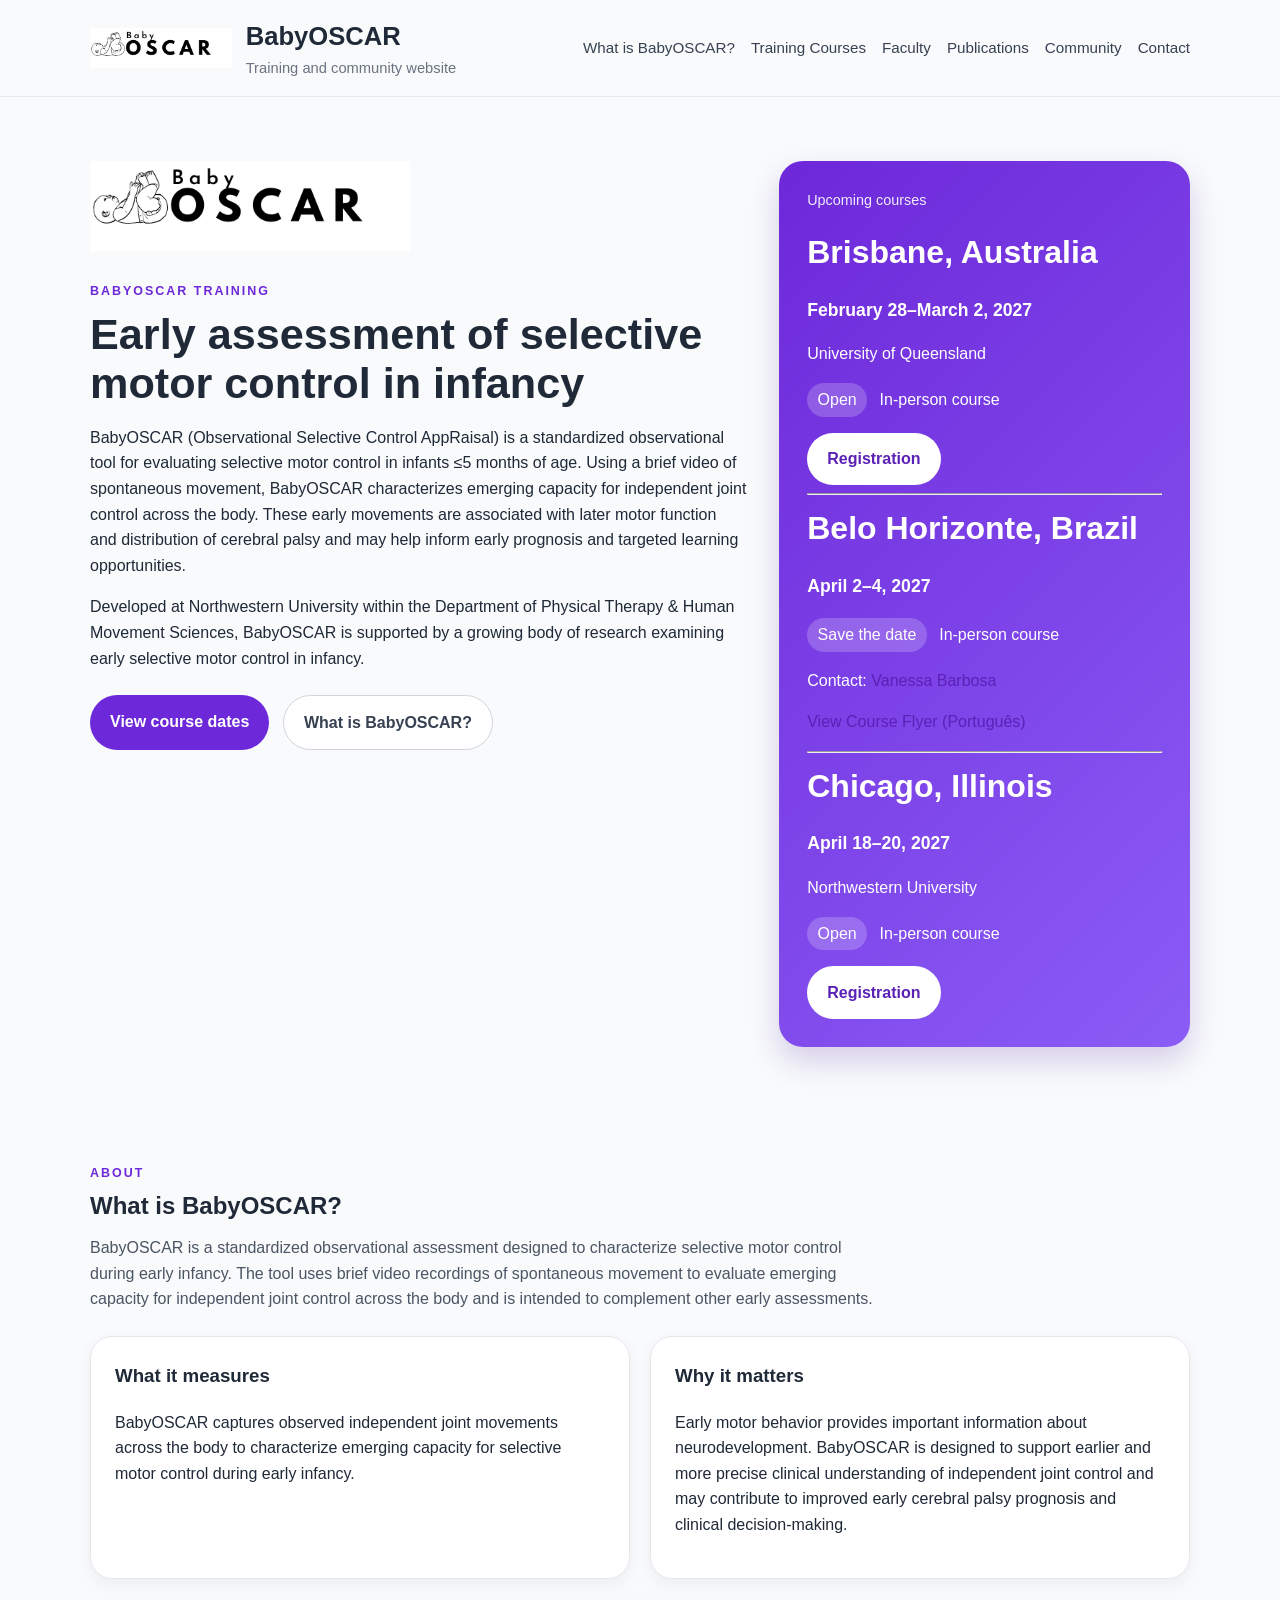
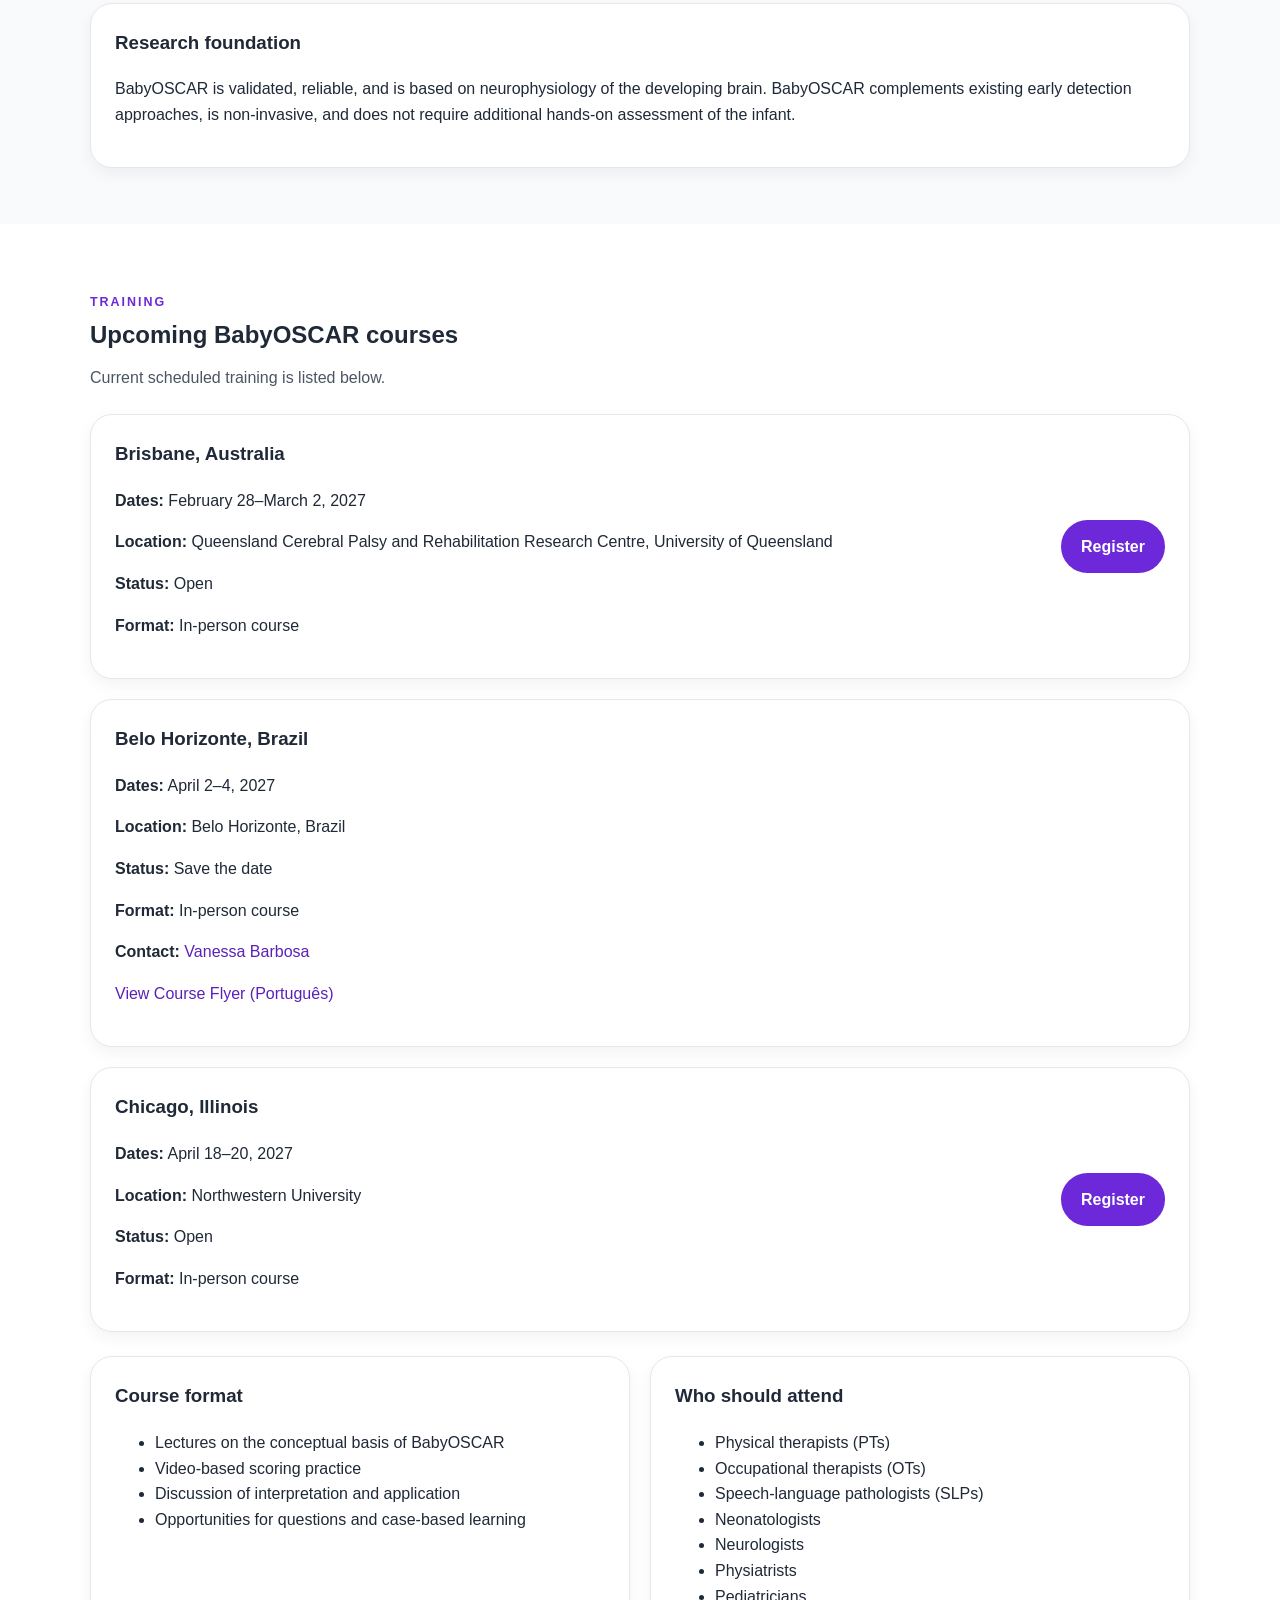
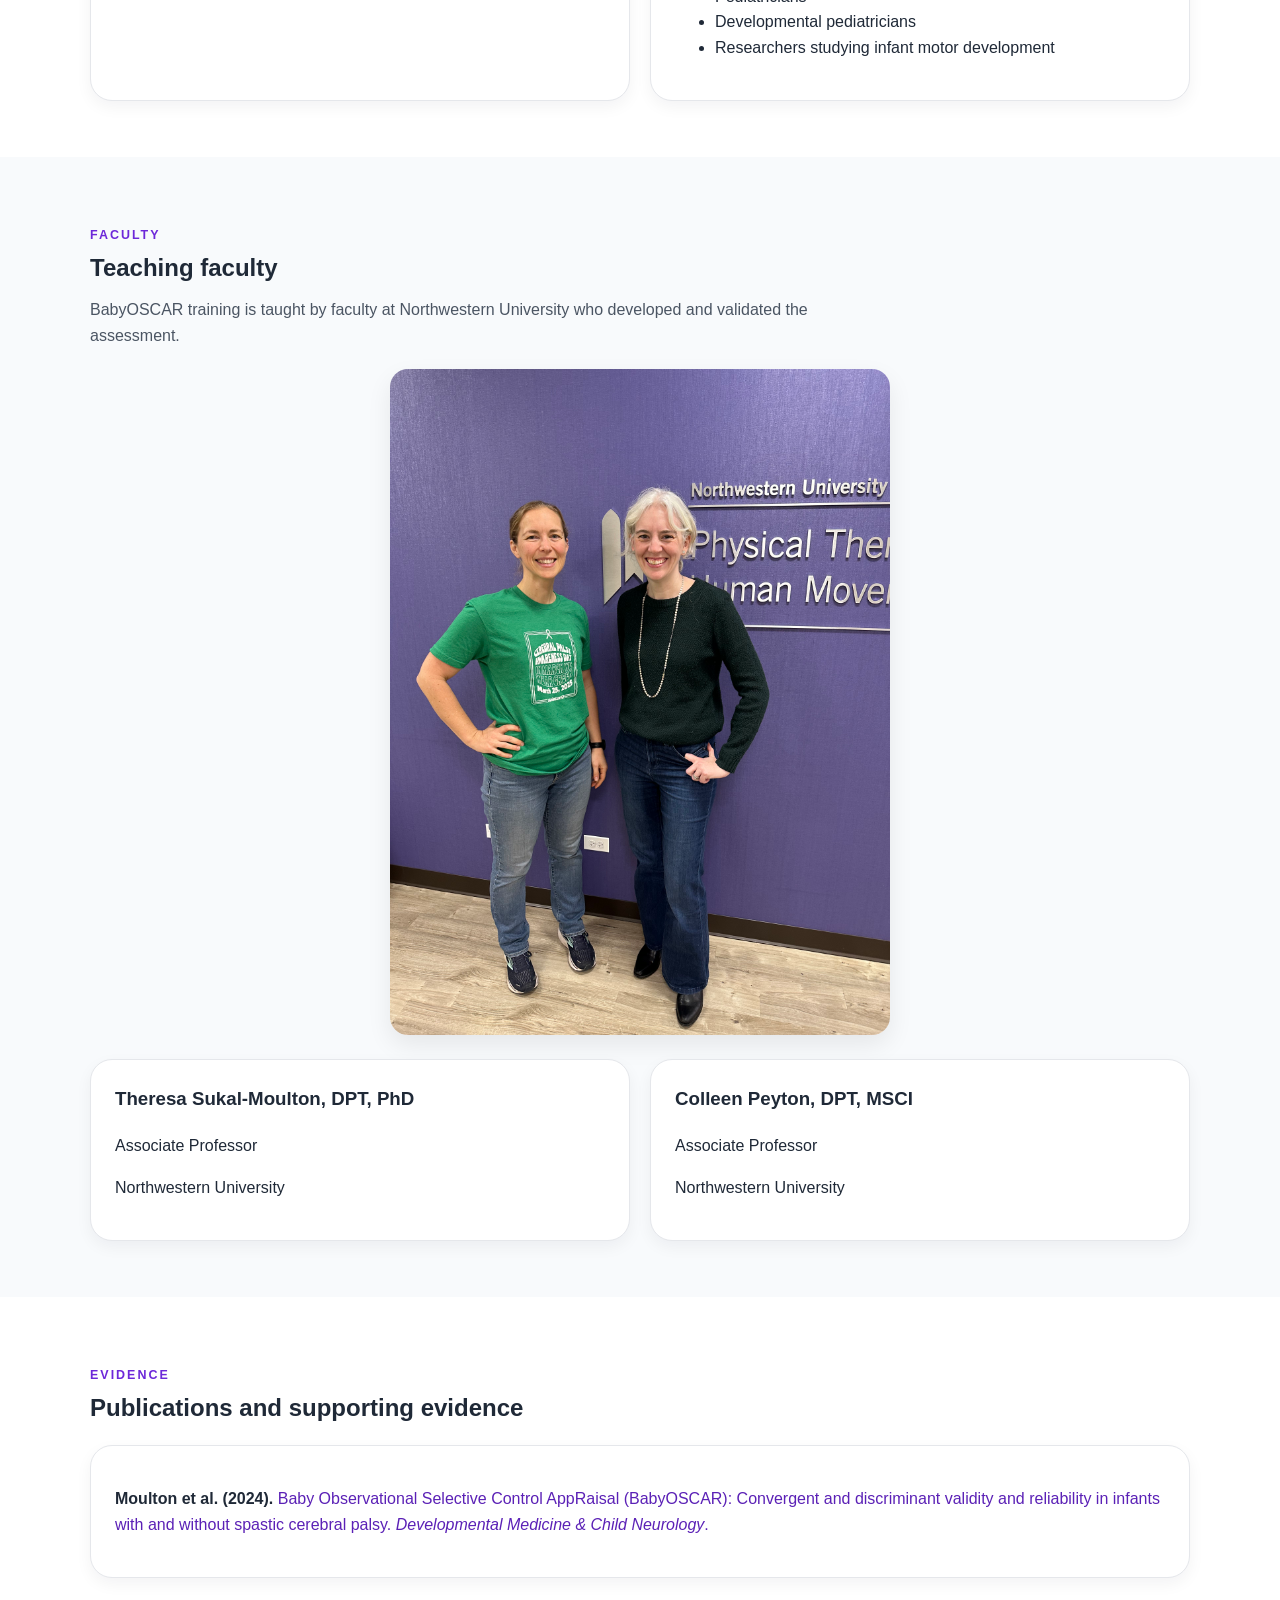
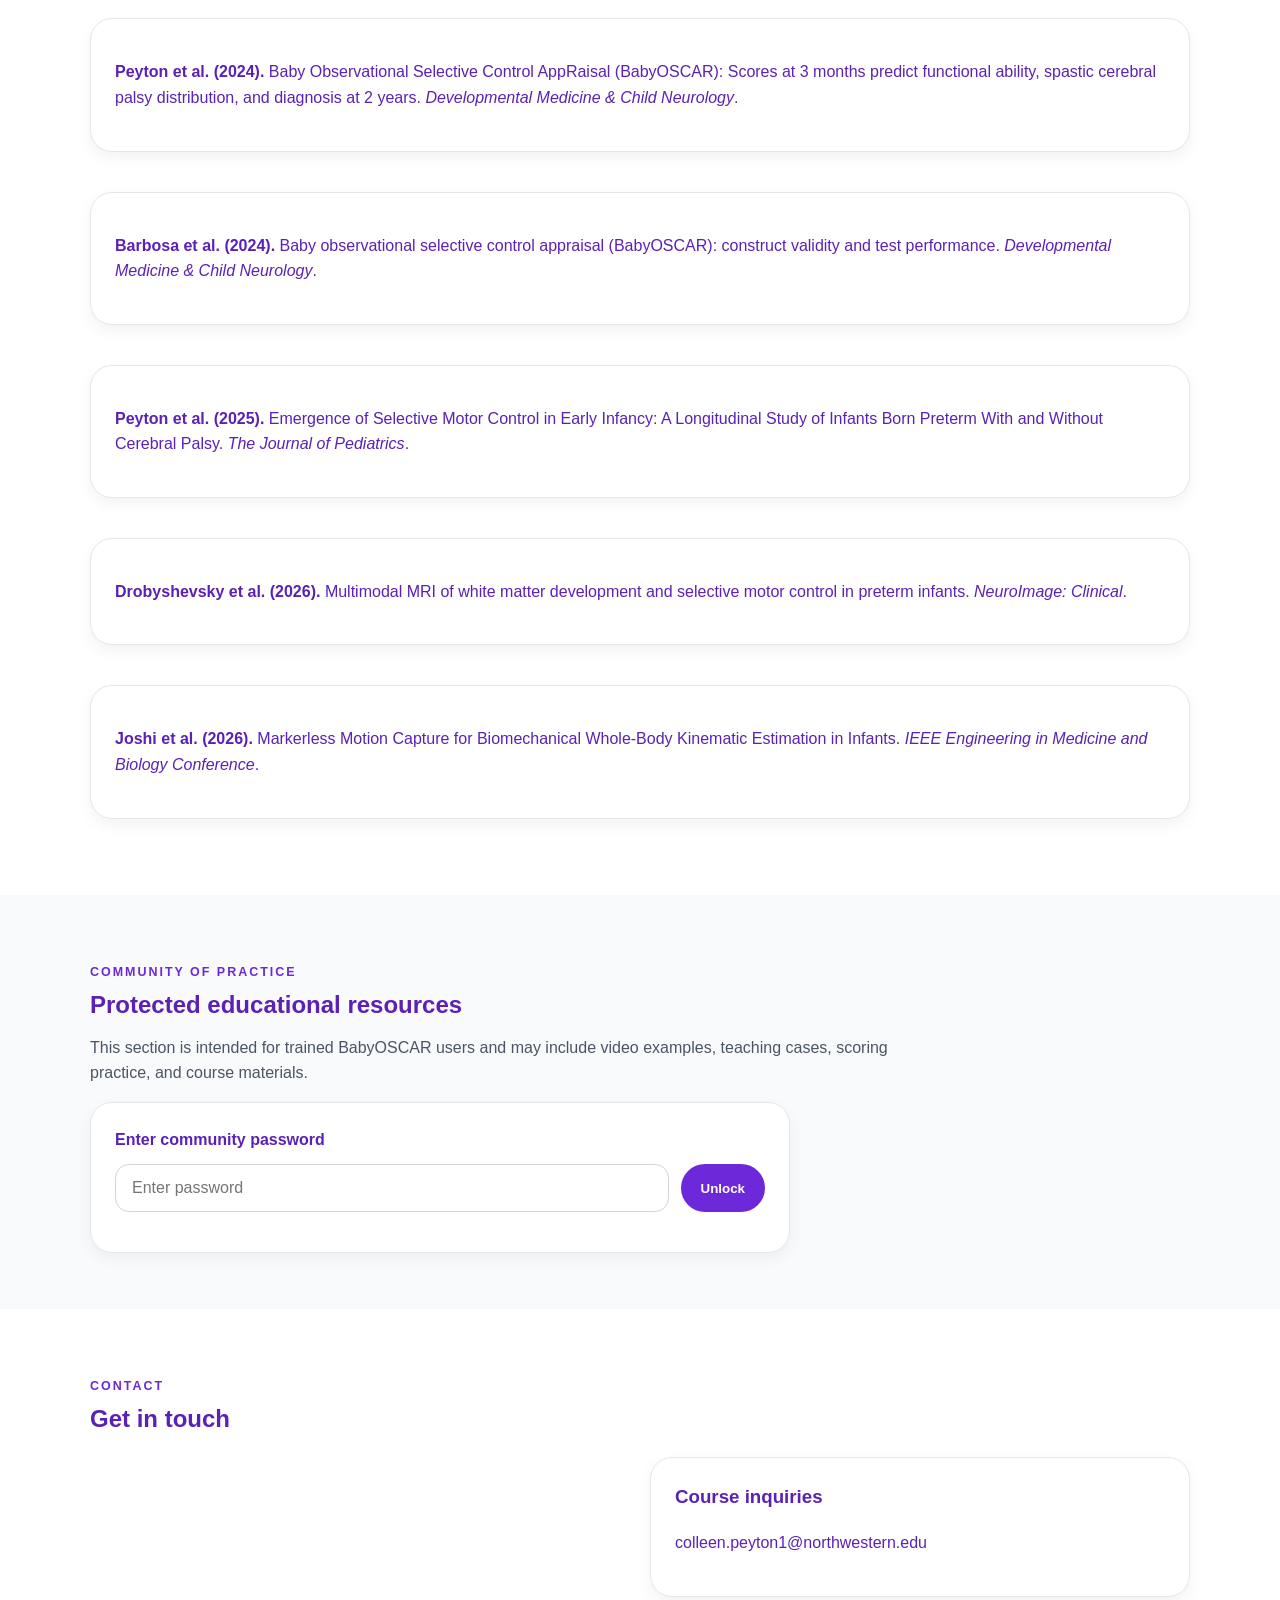
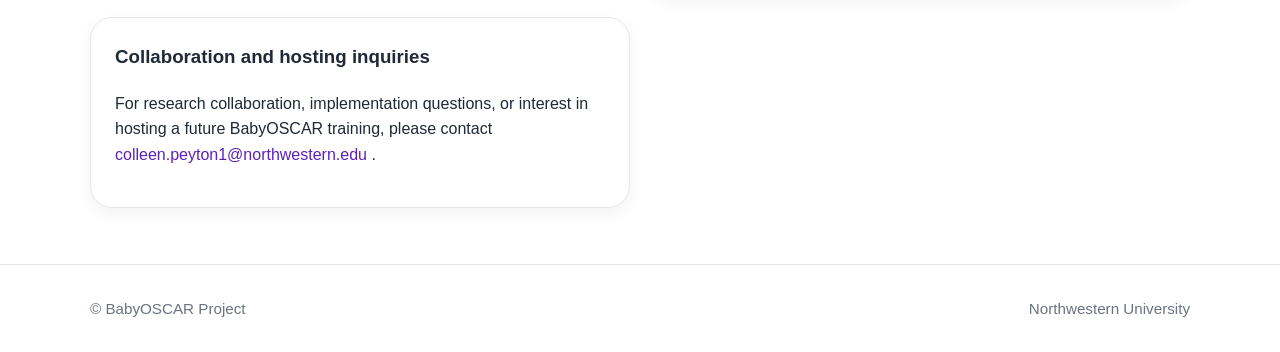
<file: index.html>
<!DOCTYPE html>
<html lang="en">
<head>
  <meta charset="UTF-8" />
  <meta name="viewport" content="width=device-width, initial-scale=1.0" />
  <title>BabyOSCAR</title>
  <link rel="stylesheet" href="styles.css" />
</head>
<body>
  <header class="site-header">
    <div class="container header-inner">
      <div class="brand">
        <img src="babyoscar-logo.png" alt="BabyOSCAR logo" class="header-logo" />
        <div>
          <h1>BabyOSCAR</h1>
          <p class="tagline">Training and community website</p>
        </div>
      </div>
      <nav class="nav">
        <a href="#about">What is BabyOSCAR?</a>
        <a href="#courses">Training Courses</a>
        <a href="#faculty">Faculty</a>
        <a href="#publications">Publications</a>
        <a href="#community">Community</a>
        <a href="#contact">Contact</a>
      </nav>
    </div>
  </header>

  <main>
    <section class="hero">
      <div class="container hero-grid">
        <div class="hero-text">
          <img src="babyoscar-logo.png" alt="BabyOSCAR logo" class="hero-logo" />
          <p class="eyebrow">BabyOSCAR Training</p>
          <h2>Early assessment of selective motor control in infancy</h2>
          <p>
            BabyOSCAR (Observational Selective Control AppRaisal) is a standardized observational tool for evaluating selective motor control in infants ≤5 months of age. Using a brief video of spontaneous movement, BabyOSCAR characterizes emerging capacity for independent joint control across the body. These early movements are associated with later motor function and distribution of cerebral palsy and may help inform early prognosis and targeted learning opportunities.
          </p>
          <p>
            Developed at Northwestern University within the Department of Physical Therapy &amp; Human Movement Sciences, BabyOSCAR is supported by a growing body of research examining early selective motor control in infancy.
          </p>
          <div class="hero-buttons">
            <a class="button primary" href="#courses">View course dates</a>
            <a class="button secondary" href="#about">What is BabyOSCAR?</a>
          </div>
        </div>

        <aside class="course-card">
          <p class="card-label">Upcoming courses</p>

          <div>
            <h3>Brisbane, Australia</h3>
            <p class="course-date">February 28–March 2, 2027</p>
            <p>University of Queensland</p>
            <p><span class="status">Open</span> In-person course</p>
            <a
              class="button light"
              href="https://qcprrc.centre.uq.edu.au/event/session/1706"
              target="_blank"
              rel="noopener noreferrer"
            >
              Registration
            </a>
          </div>

          <hr />

          <div>
            <h3>Belo Horizonte, Brazil</h3>
            <p class="course-date">April 2–4, 2027</p>
            <p><span class="status">Save the date</span> In-person course</p>
            <p>
              Contact:
              <a href="mailto:barbosamaziero@gmail.com">Vanessa Barbosa</a>
            </p>
              <p><a href="brazil-course-2027.jpeg" target="_blank" rel="noopener noreferrer">View Course Flyer (Português)</a></p>
          </div>

          <hr />

          <div>
            <h3>Chicago, Illinois</h3>
            <p class="course-date">April 18–20, 2027</p>
            <p>Northwestern University</p>
            <p><span class="status">Open</span> In-person course</p>
            <a
              class="button light"
              href="https://events.ard.northwestern.edu/en/Dn8g9BS7/g/4dXP9mzf6D/baby-observational-selective-control-appraisal-babyoscar-training-2027-4a65iLR3uf/overview"
              target="_blank"
              rel="noopener noreferrer"
            >
              Registration
            </a>
          </div>
        </aside>
      </div>
    </section>

    <section id="about" class="section">
      <div class="container">
        <p class="eyebrow">About</p>
        <h2>What is BabyOSCAR?</h2>
        <p class="section-intro">
          BabyOSCAR is a standardized observational assessment designed to characterize selective motor control during early infancy. The tool uses brief video recordings of spontaneous movement to evaluate emerging capacity for independent joint control across the body and is intended to complement other early assessments.
        </p>

        <div class="cards two-col">
          <div class="card">
            <h3>What it measures</h3>
            <p>
              BabyOSCAR captures observed independent joint movements across the body to characterize emerging capacity for selective motor control during early infancy.
            </p>
          </div>
          <div class="card">
            <h3>Why it matters</h3>
            <p>
              Early motor behavior provides important information about neurodevelopment. BabyOSCAR is designed to support earlier and more precise clinical understanding of independent joint control and may contribute to improved early cerebral palsy prognosis and clinical decision-making.
            </p>
          </div>
        </div>

        <div class="cards one-col top-space">
          <div class="card">
            <h3>Research foundation</h3>
            <p>
              BabyOSCAR is validated, reliable, and is based on neurophysiology of the developing brain. BabyOSCAR complements existing early detection approaches, is non-invasive, and does not require additional hands-on assessment of the infant.
            </p>
          </div>
        </div>
      </div>
    </section>

    <section id="courses" class="section alt">
      <div class="container">
        <p class="eyebrow">Training</p>
        <h2>Upcoming BabyOSCAR courses</h2>
        <p class="section-intro">
          Current scheduled training is listed below.
        </p>

        <div class="cards one-col">
          <div class="card course-listing">
            <div>
              <h3>Brisbane, Australia</h3>
              <p><strong>Dates:</strong> February 28–March 2, 2027</p>
              <p><strong>Location:</strong> Queensland Cerebral Palsy and Rehabilitation Research Centre, University of Queensland</p>
              <p><strong>Status:</strong> Open</p>
              <p><strong>Format:</strong> In-person course</p>
            </div>
            <div>
              <a
                class="button primary"
                href="https://qcprrc.centre.uq.edu.au/event/session/1706"
                target="_blank"
                rel="noopener noreferrer"
              >
                Register
              </a>
            </div>
          </div>

          <div class="card course-listing">
            <div>
              <h3>Belo Horizonte, Brazil</h3>
              <p><strong>Dates:</strong> April 2–4, 2027</p>
              <p><strong>Location:</strong> Belo Horizonte, Brazil</p>
              <p><strong>Status:</strong> Save the date</p>
              <p><strong>Format:</strong> In-person course</p>
              <p>
                <strong>Contact:</strong>
                <a href="mailto:barbosamaziero@gmail.com">Vanessa Barbosa</a>
              </p>
              <p><a href="brazil-course-2027.jpeg" target="_blank" rel="noopener noreferrer">View Course Flyer (Português)</a></p>
            </div>
          </div>

          <div class="card course-listing">
            <div>
              <h3>Chicago, Illinois</h3>
              <p><strong>Dates:</strong> April 18–20, 2027</p>
              <p><strong>Location:</strong> Northwestern University</p>
              <p><strong>Status:</strong> Open</p>
              <p><strong>Format:</strong> In-person course</p>
            </div>
            <div>
              <a
                class="button primary"
                href="https://events.ard.northwestern.edu/en/Dn8g9BS7/g/4dXP9mzf6D/baby-observational-selective-control-appraisal-babyoscar-training-2027-4a65iLR3uf/overview"
                target="_blank"
                rel="noopener noreferrer"
              >
                Register
              </a>
            </div>
          </div>
        </div>

        <div class="cards two-col top-space">
          <div class="card">
            <h3>Course format</h3>
            <ul>
              <li>Lectures on the conceptual basis of BabyOSCAR</li>
              <li>Video-based scoring practice</li>
              <li>Discussion of interpretation and application</li>
              <li>Opportunities for questions and case-based learning</li>
            </ul>
          </div>
          <div class="card">
            <h3>Who should attend</h3>
            <ul>
              <li>Physical therapists (PTs)</li>
              <li>Occupational therapists (OTs)</li>
              <li>Speech-language pathologists (SLPs)</li>
              <li>Neonatologists</li>
              <li>Neurologists</li>
              <li>Physiatrists</li>
              <li>Pediatricians</li>
              <li>Developmental pediatricians</li>
              <li>Researchers studying infant motor development</li>
            </ul>
          </div>
        </div>
      </div>
    </section>

    <section id="faculty" class="section">
      <div class="container">
        <p class="eyebrow">Faculty</p>
        <h2>Teaching faculty</h2>
        <p class="section-intro">
          BabyOSCAR training is taught by faculty at Northwestern University who developed and validated the assessment.
        </p>

        <div class="faculty-photo">
          <img
            src="moulton-peyton.jpeg"
            alt="BabyOSCAR faculty Colleen Peyton and Theresa Sukal Moulton"
            class="faculty-image"
          />
        </div>

        <div class="cards two-col top-space">
          <div class="card">
            <h3>Theresa Sukal-Moulton, DPT, PhD</h3>
            <p>Associate Professor</p>
            <p>Northwestern University</p>
          </div>
          <div class="card">
            <h3>Colleen Peyton, DPT, MSCI</h3>
            <p>Associate Professor</p>
            <p>Northwestern University</p>
          </div>
        </div>
      </div>
    </section>

    <section id="publications" class="section alt">
      <div class="container">
        <p class="eyebrow">Evidence</p>
        <h2>Publications and supporting evidence</h2>

        <div class="cards one-col">
          <div class="card">
            <p>
              <strong>Moulton et al. (2024).</strong> 
              <a href="https://onlinelibrary.wiley.com/doi/full/10.1111/dmcn.15924" target="_blank">
                Baby Observational Selective Control
              AppRaisal (BabyOSCAR): Convergent and discriminant validity and reliability in
              infants with and without spastic cerebral palsy.
              <em> Developmental Medicine &amp; Child Neurology</em>.
            </p>
          </div>
          <div class="card">
            <p>
              <strong>Peyton et al. (2024).</strong> 
              <a href="https://onlinelibrary.wiley.com/doi/full/10.1111/dmcn.15925" target="_blank">
              Baby Observational Selective Control
              AppRaisal (BabyOSCAR): Scores at 3 months predict functional ability, spastic
              cerebral palsy distribution, and diagnosis at 2 years.
              <em> Developmental Medicine &amp; Child Neurology</em>.
            </p>
          </div>
          <div class="card">
            <p>
              <strong>Barbosa et al. (2024).</strong> 
              <a href="https://onlinelibrary.wiley.com/doi/full/10.1111/dmcn.15926" target="_blank">
              Baby observational selective control
              appraisal (BabyOSCAR): construct validity and test performance.
              <em> Developmental Medicine &amp; Child Neurology</em>.
            </p>
          </div>
          <div class="card">
            <p>
              <strong>Peyton et al. (2025).</strong> 
              <a href="https://www.sciencedirect.com/science/article/pii/S0022347625004561" target="_blank">
              Emergence of Selective Motor Control in
              Early Infancy: A Longitudinal Study of Infants Born Preterm With and Without
              Cerebral Palsy. <em>The Journal of Pediatrics</em>.
            </p>
          </div>
            <div class="card">
            <p>
              <strong>Drobyshevsky et al. (2026).</strong> 
              <a href="https://www.sciencedirect.com/science/article/pii/S2213158226000501" target="_blank">
              Multimodal MRI of white matter development 
              and selective motor control in preterm infants. 
              <em>NeuroImage: Clinical</em>.
            </p>
               </div>
            <div class="card">
            <p>
              <strong>Joshi et al. (2026).</strong> 
              <a href="https://arxiv.org/abs/2605.17120" target="_blank">
              Markerless Motion Capture for 
              Biomechanical Whole-Body Kinematic Estimation in Infants.  
              <em>IEEE Engineering in Medicine and Biology Conference</em>.
            </p>
          </div>
        </div>
      </div>
    </section>

    <section id="community" class="section">
      <div class="container">
        <p class="eyebrow">Community of Practice</p>
        <h2>Protected educational resources</h2>
        <p class="section-intro">
          This section is intended for trained BabyOSCAR users and may include video examples,
          teaching cases, scoring practice, and course materials.
        </p>

        <div class="card password-card">
          <label for="community-password"><strong>Enter community password</strong></label>
          <div class="password-row">
            <input id="community-password" type="password" placeholder="Enter password" />
            <button class="button primary" onclick="unlockCommunity()">Unlock</button>
          </div>
          <p id="community-error" class="error"></p>
        </div>

        <div id="community-content" class="cards two-col hidden">
          <div class="card">
            <h3>Video examples</h3>
            <p>Add private video links or embedded examples here.</p>
          </div>
          <div class="card">
            <h3>Scoring practice</h3>
            <p>Add calibration clips, scoring exercises, or worksheets here.</p>
          </div>
          <div class="card">
            <h3>Teaching cases</h3>
            <p>Share annotated cases and discussion points for trained users.</p>
          </div>
          <div class="card">
            <h3>Community guidelines</h3>
            <p>
              These materials are provided for educational purposes for trained BabyOSCAR users.
              Redistribution or recording is not permitted.
            </p>
          </div>
        </div>
      </div>
    </section>

    <section id="contact" class="section alt">
      <div class="container">
        <p class="eyebrow">Contact</p>
        <h2>Get in touch</h2>

        <div class="cards two-col">
          <div class="card">
            <h3>Course inquiries</h3>
            <p>
              <a href="mailto:colleen.peyton1@northwestern.edu">
                colleen.peyton1@northwestern.edu
              </a>
            </p>
          </div>
          <div class="card">
            <h3>Collaboration and hosting inquiries</h3>
            <p>
              For research collaboration, implementation questions, or interest in hosting a
              future BabyOSCAR training, please contact
              <a href="mailto:colleen.peyton1@northwestern.edu">
                colleen.peyton1@northwestern.edu
              </a>.
            </p>
          </div>
        </div>
      </div>
    </section>
  </main>

  <footer class="site-footer">
    <div class="container footer-inner">
      <p>© BabyOSCAR Project</p>
      <p>Northwestern University</p>
    </div>
  </footer>

  <script>
    function unlockCommunity() {
      const password = document.getElementById("community-password").value;
      const error = document.getElementById("community-error");
      const content = document.getElementById("community-content");

      if (password === "BabyOSCARcourse") {
        content.classList.remove("hidden");
        error.textContent = "";
      } else {
        error.textContent = "Incorrect password.";
      }
    }
  </script>
</body>
</html>
</file>
<file: styles.css>
* {
  box-sizing: border-box;
}

html {
  scroll-behavior: smooth;
}

body {
  margin: 0;
  font-family: Arial, Helvetica, sans-serif;
  color: #1f2937;
  background: #f8fafc;
  line-height: 1.6;
}

a {
  color: #5b21b6;
  text-decoration: none;
}

a:hover {
  text-decoration: underline;
}

.container {
  width: min(1100px, calc(100% - 2rem));
  margin: 0 auto;
}

.site-header {
  position: sticky;
  top: 0;
  z-index: 10;
  background: rgba(248, 250, 252, 0.96);
  border-bottom: 1px solid #e5e7eb;
  backdrop-filter: blur(8px);
}

.header-inner,
.footer-inner {
  display: flex;
  justify-content: space-between;
  align-items: center;
  gap: 1rem;
  padding: 1rem 0;
}

.brand {
  display: flex;
  align-items: center;
  gap: 0.85rem;
}

.header-logo {
  height: 42px;
  width: auto;
}

.brand h1 {
  margin: 0;
  font-size: 1.6rem;
}

.tagline {
  margin: 0;
  color: #6b7280;
  font-size: 0.92rem;
}

.nav {
  display: flex;
  flex-wrap: wrap;
  gap: 1rem;
}

.nav a {
  font-size: 0.95rem;
  color: #374151;
}

.hero {
  padding: 4rem 0 3rem;
}

.hero-grid {
  display: grid;
  grid-template-columns: 1.6fr 1fr;
  gap: 2rem;
  align-items: start;
}

.hero-logo {
  height: 84px;
  width: auto;
  margin-bottom: 0.75rem;
}

.eyebrow {
  text-transform: uppercase;
  letter-spacing: 0.16em;
  font-size: 0.78rem;
  font-weight: 700;
  color: #6d28d9;
  margin-bottom: 0.5rem;
}

.hero h2,
.section h2 {
  margin-top: 0;
  margin-bottom: 1rem;
  line-height: 1.15;
}

.hero h2 {
  font-size: 2.7rem;
}

.section {
  padding: 3.5rem 0;
}

.section.alt {
  background: #ffffff;
}

.section-intro {
  max-width: 800px;
  color: #4b5563;
}

.hero-buttons {
  display: flex;
  flex-wrap: wrap;
  gap: 0.85rem;
  margin-top: 1.5rem;
}

.button {
  display: inline-block;
  border-radius: 999px;
  padding: 0.85rem 1.25rem;
  font-weight: 700;
  border: none;
  cursor: pointer;
  text-align: center;
}

.button:hover {
  text-decoration: none;
}

.button.primary {
  background: #6d28d9;
  color: white;
}

.button.primary:hover {
  background: #5b21b6;
}

.button.secondary {
  background: white;
  color: #374151;
  border: 1px solid #d1d5db;
}

.button.light {
  background: white;
  color: #5b21b6;
}

.course-card {
  background: linear-gradient(135deg, #6d28d9, #8b5cf6);
  color: white;
  padding: 1.75rem;
  border-radius: 24px;
  box-shadow: 0 14px 30px rgba(76, 29, 149, 0.2);
}

.card-label {
  margin-top: 0;
  font-size: 0.9rem;
  opacity: 0.9;
}

.course-card h3 {
  margin: 0.3rem 0 0.6rem;
  font-size: 2rem;
}

.course-date {
  font-size: 1.1rem;
  font-weight: 700;
}

.status {
  display: inline-block;
  background: rgba(255, 255, 255, 0.2);
  padding: 0.25rem 0.65rem;
  border-radius: 999px;
  margin-right: 0.5rem;
}

.cards {
  display: grid;
  gap: 1.25rem;
  margin-top: 1.5rem;
}

.cards.two-col {
  grid-template-columns: repeat(2, minmax(0, 1fr));
}

.cards.one-col {
  grid-template-columns: 1fr;
}

.card {
  background: white;
  border: 1px solid #e5e7eb;
  border-radius: 22px;
  padding: 1.5rem;
  box-shadow: 0 6px 16px rgba(15, 23, 42, 0.05);
}

.card h3 {
  margin-top: 0;
}

.top-space {
  margin-top: 1.5rem;
}

.course-listing {
  display: flex;
  justify-content: space-between;
  align-items: center;
  gap: 1rem;
}

.password-card {
  max-width: 700px;
}

.password-row {
  display: flex;
  gap: 0.75rem;
  margin-top: 0.75rem;
}

.password-row input {
  flex: 1;
  padding: 0.85rem 1rem;
  border-radius: 14px;
  border: 1px solid #d1d5db;
  font-size: 1rem;
}

.error {
  color: #b91c1c;
  margin-top: 0.75rem;
}

.hidden {
  display: none;
}

.site-footer {
  border-top: 1px solid #e5e7eb;
  background: white;
  font-size: 0.95rem;
  color: #6b7280;
}

@media (max-width: 900px) {
  .hero-grid,
  .cards.two-col,
  .course-listing,
  .header-inner,
  .footer-inner {
    grid-template-columns: 1fr;
    flex-direction: column;
    align-items: flex-start;
  }

  .hero h2 {
    font-size: 2.1rem;
  }

  .nav {
    gap: 0.75rem;
  }

  .password-row {
    flex-direction: column;
  }
}
.header-logo {
  height: 40px;
  width: auto;
}

.hero-logo {
  height: 90px;
  width: auto;
  margin-bottom: 10px;
}
.faculty-photo {
  display: flex;
  justify-content: center;
  margin-top: 20px;
}

.faculty-image {
  max-width: 500px;
  width: 100%;
  border-radius: 18px;
  box-shadow: 0 10px 25px rgba(0,0,0,0.08);
}
</file>
